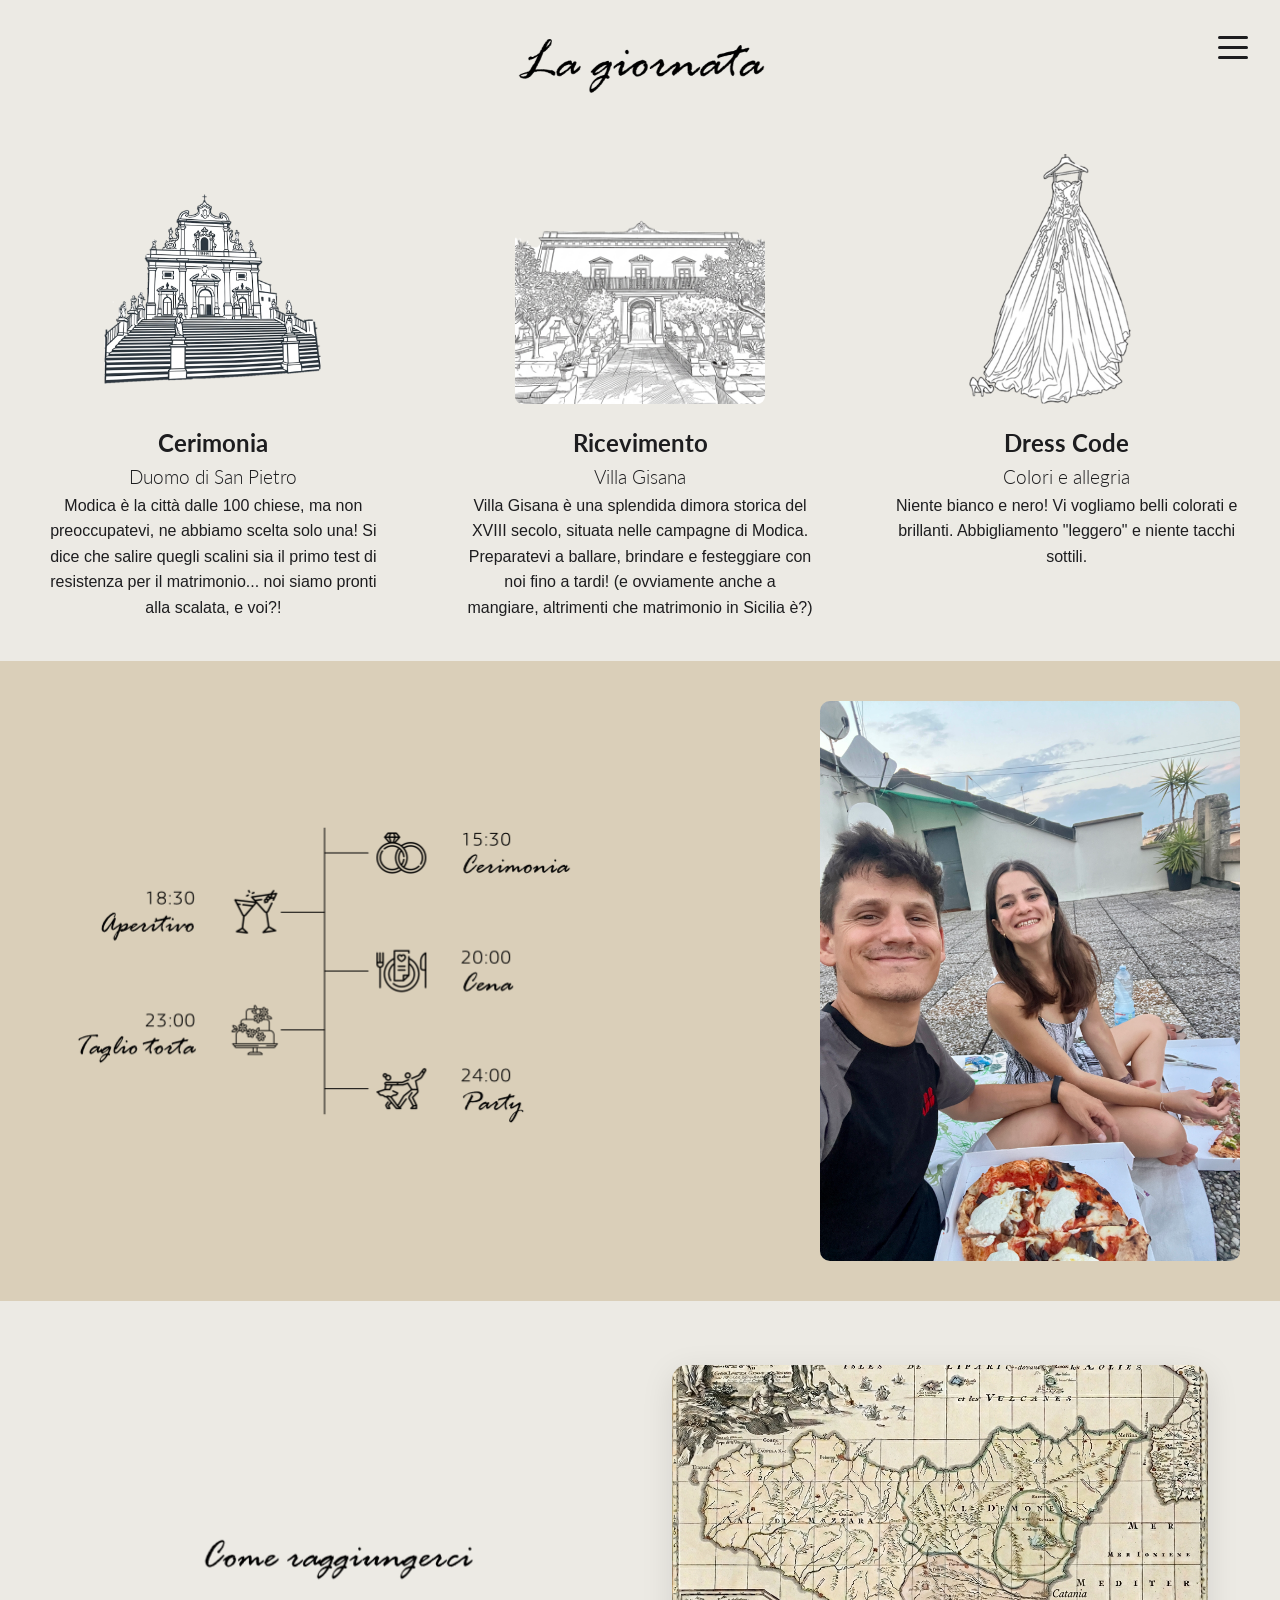
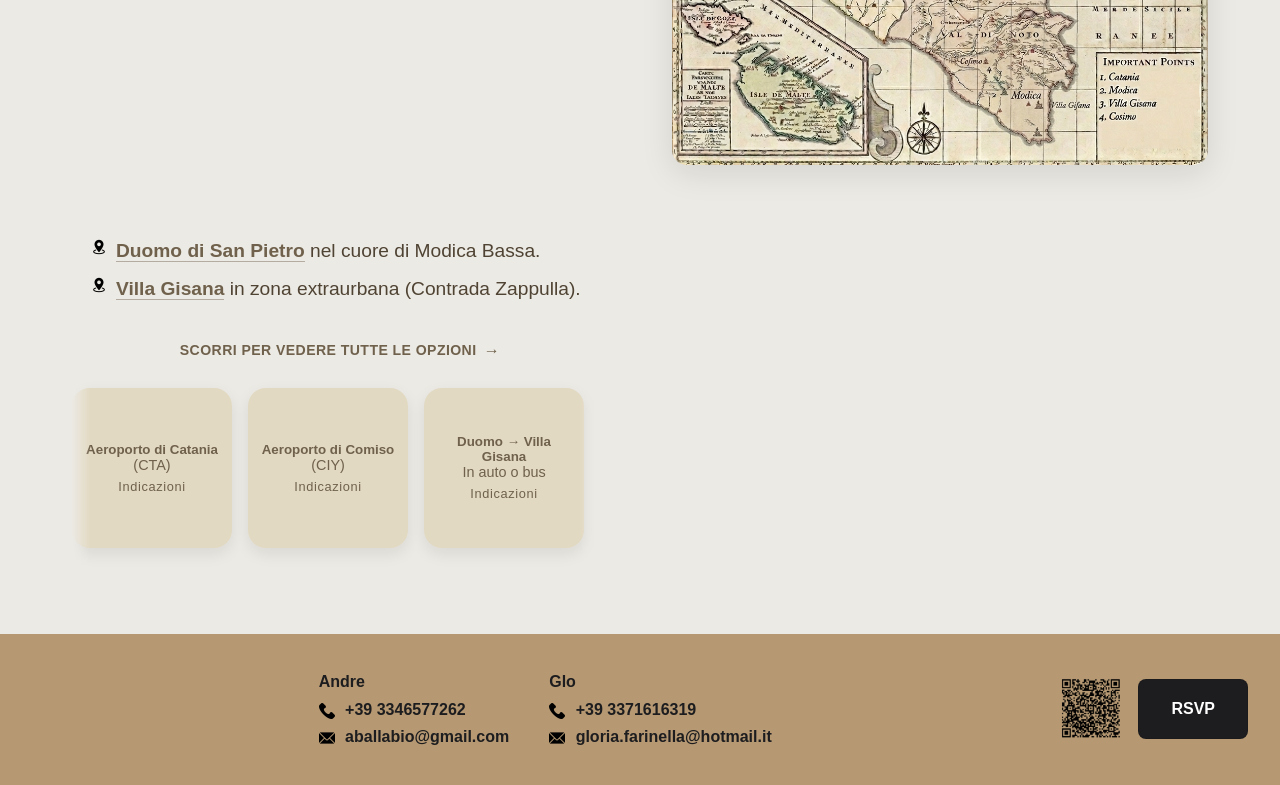
<file: programma.html>
<!DOCTYPE html>
<html lang="it">

<head>
  <meta charset="UTF-8" />
  <meta name="viewport" content="width=device-width, initial-scale=1.0" />
  <title>Programma - Glo e Andre si sposano</title>
  <link rel="preconnect" href="https://fonts.googleapis.com" />
  <link rel="preconnect" href="https://fonts.gstatic.com" crossorigin />
  <link href="https://fonts.googleapis.com/css2?family=Lato:wght@300;400;700&display=swap" rel="stylesheet" />
  <link rel="stylesheet" href="css/style.css" />
  <style>
    /* Stili per i bottoni travel */
    .travel-options {
      max-width: 900px;
      margin: 2rem auto 0;
      width: 100%;
      min-width: 0;
      overflow: hidden;
      position: relative;
    }

    .travel-scroll-hint {
      display: flex;
      align-items: center;
      justify-content: center;
      gap: 0.45rem;
      margin: 0 0 0.75rem;
      font-size: 0.88rem;
      font-weight: 700;
      letter-spacing: 0.03em;
      color: #6f614c;
      text-transform: uppercase;
    }

    .travel-scroll-hint::after {
      content: '→';
      font-size: 1rem;
    }

    .travel-carousel {
      width: 100%;
      max-width: 100%;
      min-width: 0;
      overflow-x: auto;
      overflow-y: hidden;
      -webkit-overflow-scrolling: touch;
      scroll-snap-type: x mandatory;
      padding: 0 12px 12px 0;
      cursor: grab;
      scrollbar-width: thin;
      scrollbar-color: #b69973 rgba(182, 153, 115, 0.18);
      mask-image: linear-gradient(to right, transparent 0, black 18px, black calc(100% - 28px), transparent 100%);
    }

    .travel-carousel::-webkit-scrollbar {
      height: 8px;
    }

    .travel-carousel::-webkit-scrollbar-track {
      background: rgba(182, 153, 115, 0.18);
      border-radius: 999px;
    }

    .travel-carousel::-webkit-scrollbar-thumb {
      background: #b69973;
      border-radius: 999px;
    }

    .travel-carousel:active {
      cursor: grabbing;
    }

    .travel-cards {
      display: flex;
      flex-wrap: nowrap;
      width: max-content;
      gap: 16px;
      padding: 10px 0;
      min-width: 0;
    }

    .content-text,
    .details {
      min-width: 0;
      max-width: 100%;
    }

    .travel-btn {
      width: 160px;
      height: 160px;
      flex-shrink: 0;
      background: #e2d9c2;
      border: 1px solid #ffffff00;
      border-radius: 18px;
      box-shadow: 0 6px 16px rgba(0, 0, 0, 0.08);
      display: flex;
      flex-direction: column;
      justify-content: center;
      align-items: center;
      text-align: center;
      cursor: pointer;
      padding: 10px;
      scroll-snap-align: start;
      color: #6f614c;
      -webkit-text-fill-color: #6f614c;
      -webkit-appearance: none;
      appearance: none;
      -webkit-tap-highlight-color: transparent;
      transition: transform 0.2s ease;
    }

    .travel-btn,
    .travel-btn:active,
    .travel-btn:focus,
    .travel-btn:visited,
    .travel-btn span {
      color: #6f614c;
      -webkit-text-fill-color: #6f614c;
    }

    .travel-btn:hover {
      transform: translateY(-3px);
    }

    .travel-card-title {
      font-weight: 700;
    }

    .travel-card-subtitle {
      font-size: 0.9rem;
    }

    .travel-card-cta {
      font-size: 0.8rem;
      margin-top: 6px;
      letter-spacing: 0.05em;
    }

    .travel-location-list {
      margin: 0 0 1rem 1.2rem;
      padding: 0;
    }

    .travel-location-list li {
      display: flex;
      align-items: flex-start;
      gap: 0.55rem;
      margin-bottom: 0.45rem;
      list-style: none;
    }

    .travel-location-icon {
      width: 16px;
      height: 16px;
      object-fit: contain;
      margin-top: 0.2rem;
      flex-shrink: 0;
    }

    .travel-location-text {
      color: #4f4333;
      line-height: 1.6;
    }

    .travel-location-link,
    .travel-location-link:visited,
    .travel-location-link:active {
      color: #6f614c;
      font-weight: 700;
      text-decoration: none;
      border-bottom: 1px solid rgba(111, 97, 76, 0.45);
    }

    .travel-location-link:hover,
    .travel-location-link:focus-visible {
      color: #3f3427;
      border-bottom-color: currentColor;
    }

    .travel-title-wrap {
      display: flex;
      justify-content: center;
      margin-bottom: 0.35rem;
    }

    .travel-title-image {
      width: min(320px, 90%);
      height: auto;
      display: block;
    }

    .content-text,
    .details,
    .travel-btn,
    .popup-content,
    .transport-option,
    .transport-option p,
    .transport-option h4 {
      font-family: 'Yu Gothic Light', sans-serif;
    }

    /* Stili per i popup */
    .travel-popup {
      display: none;
      position: fixed;
      top: 0;
      left: 0;
      width: 100%;
      height: 100%;
      background: rgba(0, 0, 0, 0.8);
      z-index: 1000;
      align-items: center;
      justify-content: center;
      padding: 20px;
    }

    .travel-popup.show {
      display: flex;
      animation: fadeIn 0.3s ease;
    }

    .popup-content {
      background: #fff;
      border-radius: 12px;
      padding: 2rem;
      max-width: 600px;
      width: 100%;
      max-height: 90vh;
      overflow-y: auto;
      position: relative;
      box-shadow: 0 10px 30px rgba(0, 0, 0, 0.3);
      animation: slideIn 0.3s ease;
    }

    .close-btn {
      position: absolute;
      top: 15px;
      right: 20px;
      background: none;
      border: none;
      font-size: 2rem;
      cursor: pointer;
      color: #666;
      transition: color 0.2s ease;
    }

    .close-btn:hover {
      color: #000;
    }

    .popup-content h3 {
      margin-bottom: 1.5rem;
      color: #333;
      border-bottom: 2px solid #000;
      padding-bottom: 0.5rem;
    }

    .transport-option {
      margin: 1.5rem 0;
      padding: 1rem;
      background: #f9f9f9;
      border-radius: 8px;
    }

    .transport-option h4 {
      margin-bottom: 0.8rem;
      color: #333;
    }

    .transport-option p {
      line-height: 1.6;
      color: #666;
    }

    .secret-popup-content {
      max-width: 520px;
      padding: 0.9rem;
      background: #fffaf2;
    }

    .secret-popup-image {
      width: 100%;
      height: auto;
      display: block;
      border-radius: 8px;
    }

    .secret-tap-target {
      touch-action: manipulation;
      -webkit-user-select: none;
      user-select: none;
      -webkit-touch-callout: none;
    }

    @keyframes fadeIn {
      from {
        opacity: 0;
      }

      to {
        opacity: 1;
      }
    }

    @keyframes slideIn {
      from {
        opacity: 0;
        transform: translateY(-20px);
      }

      to {
        opacity: 1;
        transform: translateY(0);
      }
    }

    @media (max-width: 1024px) {
      .content-row {
        grid-template-columns: 1fr !important;
        gap: 2rem !important;
      }

      .content-text,
      .details,
      .travel-options {
        width: 100%;
        max-width: 100%;
      }
    }

    @media (max-width: 768px) {
      .travel-title-image {
        width: min(260px, 85vw);
      }

      .travel-scroll-hint {
        font-size: 0.8rem;
      }

      .popup-content {
        padding: 1.5rem;
        margin: 10px;
      }
    }
  </style>
</head>

<body class="secondary-page">

  <!-- Hamburger Menu -->
  <div class="hamburger-menu" id="hamburger">
    <span></span>
    <span></span>
    <span></span>
  </div>

  <!-- Menu Navigazione -->
  <nav class="page-nav" id="pageNav">
    <a href="index.html" class="nav-link">Home</a>
    <a href="programma.html" class="nav-link">Programma</a>
    <a href="lista-nozze.html" class="nav-link">Lista nozze - FAQ</a>
  </nav>


  <main class="program-main">

    <div class="program-title-wrap">
      <img src="assets/title.png" alt="La giornata" class="program-title-image" />
    </div>

    <section class="page-content program-page-content">

      <!-- Sezione Cerimonia -->
      <section class="program-section" style="margin: 40px;">
        <div class="program-item" style="text-align: center;">
          <div class="program-image" style="display: flex; justify-content: center; margin-bottom: 20px;">
            <img src="assets/sanpietro.png" alt="Cerimonia" class="section-icon"
              style="width: 250px; height: 250px; object-fit: cover; border-radius: 8px;">
          </div>
          <div class="program-content" style="max-width: 400px; margin: 0 auto;">
            <h2 style="font-family: 'Lato', sans-serif; font-weight: 700;">Cerimonia</h2>
            <h3 style="font-family: 'Lato', sans-serif; font-weight: 300;">Duomo di San Pietro</h3>
            <p style="font-family: 'Yu Gothic Light', sans-serif;">Modica è la città dalle 100 chiese, ma non preoccupatevi, ne abbiamo scelta solo una! Si dice che salire quegli scalini sia il primo test
              di resistenza per il matrimonio... noi siamo pronti
              alla scalata, e voi?!</p>
          </div>
        </div>
      </section>

      <!-- Sezione Post Cerimonia -->
      <section class="program-section" style="margin: 40px;">
        <div class="program-item" style="text-align: center;">
          <div class="program-image" style="display: flex; justify-content: center; margin-bottom: 20px;">
            <img src="assets/gisana.png" alt="Post Cerimonia" class="section-icon"
              style="width: 250px; height: 250px; object-fit: cover; border-radius: 8px;">
          </div>
          <div class="program-content" style="max-width: 400px; margin: 0 auto;">
            <h2 style="font-family: 'Lato', sans-serif; font-weight: 700;">Ricevimento</h2>
            <h3 style="font-family: 'Lato', sans-serif; font-weight: 300;">Villa Gisana</h3>
            <p style="font-family: 'Yu Gothic Light', sans-serif;">Villa Gisana è una splendida dimora storica del XVIII
              secolo, situata nelle campagne di Modica. <br> Preparatevi a ballare, brindare e festeggiare con noi fino a tardi! (e ovviamente anche a
              mangiare, altrimenti che matrimonio in Sicilia è?)</p>
          </div>
        </div>
      </section>


      <section class="program-section" style="margin: 40px;">
        <div class="program-item" style="text-align: center;">
          <div class="program-image" style="display: flex; justify-content: center; margin-bottom: 20px;">
            <img src="assets/dress.png" alt="Post Cerimonia" class="section-icon secret-tap-target"
              id="dressCodeImage"
              style="width: 250px; height: 250px; object-fit: cover; border-radius: 8px;">
          </div>
          <div class="program-content" style="max-width: 400px; margin: 0 auto;">
            <h2 id="dressCodeTitle" class="secret-tap-target" style="font-family: 'Lato', sans-serif; font-weight: 700;">Dress Code</h2>
            <h3 id="dressCodeSubtitle" class="secret-tap-target" style="font-family: 'Lato', sans-serif; font-weight: 300;">Colori e allegria</h3>
            <p style="font-family: 'Yu Gothic Light', sans-serif;">Niente bianco e nero! Vi vogliamo belli colorati e brillanti. Abbigliamento "leggero" e niente tacchi sottili.</p>
          </div>
        </div>
      </section>


    </section>

  </main>

  <!-- Sezione Gallery -->
  <section class="gallery-section" style="background-color: #dacfb9; padding: 40px 20px;">
    <div
      style="display: flex; justify-content: space-between; align-items: center; gap: 30px; max-width: 1200px; margin: 0 auto;">
      <img src="assets/timeline.png" alt="Timeline matrimonio"
        style="max-width: 48%; height: auto; border-radius: 10px;">
      <img src="assets/IMG_6473.jpg" alt="Foto matrimonio" style="max-width: 35%; height: auto; border-radius: 10px;">
    </div>
  </section>

  <!-- Sezione Come Arrivare -->
  <section style="background-color: #ECEAE4; padding: 2rem 0;">
    <div class="content-row">
      <div class="travel-title-wrap">
          <img src="assets/title_2.png" alt="Come raggiungerci" class="travel-title-image" />
        </div>
      <div class="content-image">
        <img src="assets/etna_voli_sicilia_catania.PNG" alt="Come arrivare" />
      </div>
      <div class="content-text">
        
        <div class="details">
          <ul class="travel-location-list">
            <li>
              <img src="assets/location.png" alt="" class="travel-location-icon">
              <span class="travel-location-text"><a href="https://maps.app.goo.gl/futfLjwH7rdB85Rr5" target="_blank" rel="noopener noreferrer" class="travel-location-link">Duomo di San Pietro</a>
              nel cuore di Modica Bassa.</span>
            </li>
            <li>
              <img src="assets/location.png" alt="" class="travel-location-icon">
              <span class="travel-location-text"><a href="https://maps.app.goo.gl/TBgtFQcqQ9b9nLo78" target="_blank" rel="noopener noreferrer" class="travel-location-link">Villa Gisana</a>
              in zona extraurbana (Contrada Zappulla).</span>
            </li>
          </ul>

          <div class="travel-options">
            <p class="travel-scroll-hint">Scorri per vedere tutte le opzioni</p>
            <div class="travel-carousel">
              <div class="travel-cards">
                <button class="travel-btn" data-popup="catania" type="button">
                  <span class="travel-card-title">Aeroporto di Catania</span>
                  <span class="travel-card-subtitle">(CTA)</span>
                  <span class="travel-card-cta">Indicazioni</span>
                </button>

                <button class="travel-btn" data-popup="comiso" type="button">
                  <span class="travel-card-title">Aeroporto di Comiso</span>
                  <span class="travel-card-subtitle">(CIY)</span>
                  <span class="travel-card-cta">Indicazioni</span>
                </button>

                <button class="travel-btn" data-popup="villa" type="button">
                  <span class="travel-card-title">Duomo → Villa Gisana</span>
                  <span class="travel-card-subtitle">In auto o bus</span>
                  <span class="travel-card-cta">Indicazioni</span>
                </button>
              </div>
            </div>
          </div>
        </div>
      </div>
    </div>
  </section>



  <!-- Popup per Catania -->
  <div class="travel-popup" id="popup-catania">
    <div class="popup-content">
      <button class="close-btn">&times;</button>
      <h3>Dall'Aeroporto di Catania (CTA)</h3>
      <div class="transport-option">
        <h4>🚌 In Autobus:</h4>
        <p>La compagnia <strong><a href="http://www.astsicilia.it/" target="_blank" rel="noopener noreferrer" class="travel-location-link">AST</a></strong> effettua collegamenti diretti. La durata è di circa <strong>2h</strong>. Scendi alla fermata di Modica (solitamente in Piazza Borsellino). Da lì,
          il Duomo è raggiungibile con una breve passeggiata o con un bus urbano verso il centro.</p>
      </div>
      <div class="transport-option">
        <h4>🚗 In Auto (Consigliato):</h4>
        <p>Prendi l'autostrada <strong>A18 (Catania-Siracusa-Gela)</strong> in direzione Siracusa/Gela. (Non
          preoccupatevi, le autostrade in Sicilia non si pagano!). Segui <strong>E45 fino a Modica</strong>. Una volta
          arrivato, il Duomo si trova sul <strong>Corso Umberto I</strong>.</p>
      </div>
    </div>
  </div>

  <!-- Popup per Comiso -->
  <div class="travel-popup" id="popup-comiso">
    <div class="popup-content">
      <button class="close-btn">&times;</button>
      <h3>Dall'Aeroporto di Comiso (CIY)</h3>
      <div class="transport-option">
        <h4>🚌 In Autobus:</h4>
        <p>Esistono navette e bus (compagnia <strong><a href="http://www.astsicilia.it/" target="_blank" rel="noopener noreferrer" class="travel-location-link">AST</a></strong> o servizi navetta stagionali) che collegano
          l'aeroporto a Modica in circa <strong>45-60 minuti</strong>.</p>
      </div>
      <div class="transport-option">
        <h4>🚗 In Auto:</h4>
        <p>È il tragitto più veloce (circa <strong>35-40 minuti</strong>). Esci dall'aeroporto seguendo le indicazioni
          per la <strong>SP5</strong> e poi la <strong>SS115</strong> in direzione Modica.</p>
      </div>
    </div>
  </div>

  <!-- Popup per Villa -->
  <div class="travel-popup" id="popup-villa">
    <div class="popup-content">
      <button class="close-btn">&times;</button>
      <h3>Dal Duomo di San Pietro a Villa Gisana</h3>
      <p><strong>Villa Gisana dei Principi Grimaldi</strong> si trova in Contrada Zappulla, a circa <strong>7-8
          km</strong> dal centro storico di Modica.</p>
      <div class="transport-option">
        <h4>🚗 In Auto (Circa 15 minuti):</h4>
        <p>Dal Duomo di San Pietro, procedi lungo <strong>Corso Umberto I</strong> in direzione sud (uscendo da Modica
          Bassa verso il Polo Commerciale). Prosegui dritto immettendoti sulla <strong>SS115</strong>. Una volta
          superata la zona commerciale di Modica, segui le indicazioni per <strong>Contrada Zappulla</strong> o per la
          strada che porta verso Pozzallo/Marina di Modica.</p>
      </div>
      <div class="transport-option">
        <h4>🚌 In Bus:</h4>
        <p>Se scegli questa opzione, <strong>facci sapere</strong> così organizziamo un solo pullman per tutti! 🙂</p>
      </div>
    </div>
  </div>

  <!-- Popup segreto Dress Code -->
  <div class="travel-popup" id="popup-pepao">
    <div class="popup-content secret-popup-content">
      <button class="close-btn" aria-label="Chiudi popup">&times;</button>
      <img src="assets/pepano.jpeg" alt="Pepao" class="secret-popup-image">
    </div>
  </div>

  <!-- Popup segreto carousel -->
  <div class="travel-popup" id="popup-bedo">
    <div class="popup-content secret-popup-content">
      <button class="close-btn" aria-label="Chiudi popup">&times;</button>
      <img src="assets/bedo.jpeg" alt="Bedo" class="secret-popup-image">
    </div>
  </div>


  <nav class="page-navigation">
    <div class="contact-info">
      <div class="contact-card">
        <p><strong>Andre</strong></p>
                <p>
          <img src="assets/phone.png" alt="Telefono" style="width: 1em; vertical-align: middle; margin-right: 6px;">
          +39 3346577262
        </p>
        <p>
          <img src="assets/email.png" alt="Email" style="width: 1em; vertical-align: middle; margin-right: 6px;">
          aballabio@gmail.com
        </p>
      </div>
      <div class="contact-card">
        <p><strong>Glo</strong></p>
        <p>
          <img src="assets/phone.png" alt="Telefono" style="width: 1em; vertical-align: middle; margin-right: 6px;">
          +39 3371616319
        </p>
        <p>
          <img src="assets/email.png" alt="Email" style="width: 1em; vertical-align: middle; margin-right: 6px;">
          gloria.farinella@hotmail.it
        </p>
      </div>
    </div>
    <div class="rsvp-actions">
      <img src="assets/qr.png" alt="QR RSVP" class="rsvp-qr" />
      <a href="https://forms.cloud.microsoft/Pages/ResponsePage.aspx?id=DQSIkWdsW0yxEjajBLZtrQAAAAAAAAAAAAZ__qW3WSpUMUROTkVKR0hIWUU1V0JBM0g5V1c2VVYzMy4u" class="nav-link rsvp-btn">RSVP</a>
    </div>
  </nav>

  <script src="js/main.js"></script>
  <script>
    const travelButtons = document.querySelectorAll('.travel-btn');
    const travelPopups = document.querySelectorAll('.travel-popup');
    const closeButtons = document.querySelectorAll('.close-btn');
    const travelCarousel = document.querySelector('.travel-carousel');
    const dressCodeImage = document.getElementById('dressCodeImage');
    const dressCodeTitle = document.getElementById('dressCodeTitle');
    const dressCodeSubtitle = document.getElementById('dressCodeSubtitle');
    const pepaoPopup = document.getElementById('popup-pepao');
    const bedoPopup = document.getElementById('popup-bedo');
    const isTouchDevice = window.matchMedia('(pointer: coarse)').matches || 'ontouchstart' in window;

    let dressClickCount = 0;
    let dressClickTimer;
    let dressSecretIndex = 0;
    let dressSecretResetTimer;
    let carouselLastScrollLeft = travelCarousel ? travelCarousel.scrollLeft : 0;
    let carouselLastDirection = null;
    let carouselPatternIndex = 0;
    let carouselPatternCycles = 0;
    let carouselPatternResetTimer;
    const carouselPattern = ['R', 'L', 'R', 'L'];

    travelButtons.forEach(btn => {
      btn.addEventListener('click', () => {
        const popupId = 'popup-' + btn.dataset.popup;
        const popup = document.getElementById(popupId);
        if (popup) {
          popup.classList.add('show');
        }
      });
    });

    closeButtons.forEach(btn => {
      btn.addEventListener('click', () => {
        const popup = btn.closest('.travel-popup');
        if (popup) {
          popup.classList.remove('show');
        }
      });
    });

    travelPopups.forEach(popup => {
      popup.addEventListener('click', (e) => {
        if (e.target === popup) {
          popup.classList.remove('show');
        }
      });
    });

    if (dressCodeImage && pepaoPopup) {
      if (isTouchDevice) {
        const dressSecretSequence = ['title', 'subtitle', 'image'];
        const resetDressSecretSequence = () => {
          dressSecretIndex = 0;
          clearTimeout(dressSecretResetTimer);
        };

        const handleDressSecretTap = (step) => {
          const expectedStep = dressSecretSequence[dressSecretIndex];

          if (step === expectedStep) {
            dressSecretIndex += 1;

            if (dressSecretIndex === dressSecretSequence.length) {
              pepaoPopup.classList.add('show');
              resetDressSecretSequence();
              return;
            }
          } else {
            dressSecretIndex = step === dressSecretSequence[0] ? 1 : 0;
          }

          clearTimeout(dressSecretResetTimer);
          dressSecretResetTimer = setTimeout(() => {
            dressSecretIndex = 0;
          }, 1800);
        };

        dressCodeTitle?.addEventListener('click', () => handleDressSecretTap('title'));
        dressCodeSubtitle?.addEventListener('click', () => handleDressSecretTap('subtitle'));
        dressCodeImage.addEventListener('click', () => handleDressSecretTap('image'));
      } else {
        dressCodeImage.addEventListener('click', () => {
          dressClickCount += 1;
          clearTimeout(dressClickTimer);

          if (dressClickCount === 3) {
            pepaoPopup.classList.add('show');
            dressClickCount = 0;
            return;
          }

          dressClickTimer = setTimeout(() => {
            dressClickCount = 0;
          }, 1100);
        });
      }
    }

    if (travelCarousel && bedoPopup) {
      travelCarousel.addEventListener('scroll', () => {
        const currentScrollLeft = travelCarousel.scrollLeft;
        const delta = currentScrollLeft - carouselLastScrollLeft;
        carouselLastScrollLeft = currentScrollLeft;

        if (Math.abs(delta) < 12) {
          return;
        }

        const currentDirection = delta > 0 ? 'R' : 'L';
        if (currentDirection === carouselLastDirection) {
          return;
        }

        carouselLastDirection = currentDirection;
        clearTimeout(carouselPatternResetTimer);

        const expectedDirection = carouselPattern[carouselPatternIndex];
        if (currentDirection === expectedDirection) {
          carouselPatternIndex += 1;

          if (carouselPatternIndex === carouselPattern.length) {
            carouselPatternCycles += 1;
            carouselPatternIndex = 0;

            if (carouselPatternCycles === 2) {
              bedoPopup.classList.add('show');
              carouselPatternCycles = 0;
              carouselPatternIndex = 0;
              carouselLastDirection = null;
              return;
            }
          }
        } else {
          carouselPatternCycles = 0;
          carouselPatternIndex = currentDirection === carouselPattern[0] ? 1 : 0;
        }

        carouselPatternResetTimer = setTimeout(() => {
          carouselPatternCycles = 0;
          carouselPatternIndex = 0;
          carouselLastDirection = null;
        }, 1700);
      });
    }
  </script>

  <!-- Overlay per transizioni pagina -->

  <!-- Overlay per transizioni pagina -->
  <div class="page-transition-overlay" id="pageTransitionOverlay"></div>
</body>

</html>
</file>
<file: css/style.css>
/* Reset minimo */
* {
  box-sizing: border-box;
  margin: 0;
  padding: 0;
}

body {
  font-family: -apple-system, BlinkMacSystemFont, "Segoe UI", sans-serif;
  color: #1d1d1f;
  background: #000000;
  line-height: 1.6;
  overflow-x: hidden;
  transition: opacity 0.4s ease-in-out;
}

/* Effetti transizione pagina */
.page-transition-overlay {
  position: fixed;
  top: 0;
  left: 0;
  width: 100%;
  height: 100%;
  background: #ffffff;
  z-index: 9999;
  opacity: 0;
  pointer-events: none;
  transition: opacity 0.3s ease-in-out;
  display: flex;
  align-items: center;
  justify-content: center;
}

.page-transition-overlay.active {
  opacity: 1;
  pointer-events: all;
}

.page-transition-overlay.active {
  opacity: 1;
  pointer-events: all;
}

.page-transition-overlay::before {
  content: '';
  width: 40px;
  height: 40px;
  border: 3px solid #333333;
  border-radius: 50%;
  border-top-color: transparent;
  animation: spin 1s linear infinite;
}

@keyframes spin {
  0% { transform: rotate(0deg); }
  100% { transform: rotate(360deg); }
}

body.page-transitioning {
  overflow: hidden;
}

.fade-out {
  opacity: 0 !important;
}

.fade-in {
  opacity: 1 !important;
}

/* Blocco scroll durante il video */
body.scroll-locked {
  overflow: hidden;
  height: 100vh;
}

/* === PAGINA PRINCIPALE - INDEX === */

/* Sezione Video */
.video-section {
  height: 100vh;
  display: flex;
  align-items: center;
  justify-content: center;
  background: #000000;
  padding: 0 2rem;
}

.video-container {
  width: 100%;
  max-width: 1200px;
  aspect-ratio: 16/9;
  border-radius: 10px;
  overflow: hidden;
  position: relative;
}

#introVideo {
  width: 100%;
  height: 100%;
  object-fit: cover;
}

/* Pulsante Play Overlay */
.play-button-overlay {
  position: absolute;
  top: 0;
  left: 0;
  width: 100%;
  height: 100%;
  display: flex;
  align-items: center;
  justify-content: center;
  background-color: rgba(0, 0, 0, 0.7);
  cursor: pointer;
  transition: all 0.3s ease;
  z-index: 10;
}

.play-button-overlay:hover {
  background-color: rgba(0, 0, 0, 0.8);
}

.play-button {
  display: flex;
  flex-direction: column;
  align-items: center;
  gap: 1rem;
  color: white;
  text-align: center;
}

.play-button svg {
  transition: transform 0.3s ease;
}

.play-button-overlay:hover .play-button svg {
  transform: scale(1.1);
}

.play-button p {
  font-size: 1.2rem;
  font-weight: 500;
  margin: 0;
}

/* Messaggio errore video */
.video-error-message {
  position: absolute;
  top: 0;
  left: 0;
  width: 100%;
  height: 100%;
  display: flex;
  align-items: center;
  justify-content: center;
  background-color: rgba(0, 0, 0, 0.8);
  color: white;
  z-index: 20;
}

.error-content {
  text-align: center;
}

.error-content p {
  font-size: 1.2rem;
  margin-bottom: 1rem;
}

.error-content button {
  background-color: #007AFF;
  color: white;
  border: none;
  padding: 0.8rem 1.5rem;
  border-radius: 8px;
  font-size: 1rem;
  cursor: pointer;
  transition: background-color 0.3s ease;
}

.error-content button:hover {
  background-color: #0056CC;
}

/* Sezione Dettagli */
.details-section {
  min-height: 100vh;
  background: #ECEAE4;
  display: flex;
  align-items: center;
  justify-content: center;
  padding: 4rem 2rem;
  transition: opacity 0.4s ease-in-out, transform 0.4s ease-in-out;
}

.details-container {
  max-width: 1400px;
  width: 100%;
  padding: 0 2rem;
}

.details-grid {
  display: grid;
  grid-template-columns: 1fr 400px 1fr;
  gap: 3rem;
  align-items: center;
  min-height: 400px;
}

.title-column {
  text-align: left;
}

.title-image {
  width: min(420px, 100%);
  height: auto;
  display: block;
  margin-bottom: 1rem;
}

.title-column h1 {
  font-size: 3.5rem;
  font-weight: 600;
  margin-bottom: 1rem;
  color: #1d1d1f;
  line-height: 1.2;
}

.title-column .wedding-date {
  font-size: 2rem;
  color: #666;
  margin: 0;
}

.photo-column {
  display: flex;
  justify-content: center;
  align-items: center;
}

.center-photo {
  width: 400px;
  height: 400px;
  object-fit: cover;
  border-radius: 15px;
  box-shadow: 0 8px 32px rgba(0, 0, 0, 0.2);
}

.text-column {
  text-align: left;
}

.text-column .wedding-details p {
  font-size: 0.95rem;
  line-height: 1.7;
  color: #444;
  margin: 0 0 1.5rem 0;
}

.text-column .wedding-details p:last-child {
  margin-bottom: 0;
}

/* Sezione Foto */
.photos-section {
  background: #000000;
  padding: 0;
}

.photos-container {
  display: flex;
  width: 100%;
  height: 60vh;
  min-height: 450px;
  max-height: 600px;
}

.photo-left,
.photo-right {
  width: 50%;
  height: 100%;
  object-fit: cover;
}

.photo-left {
  border-right: 1px solid #333;
}

/* Hamburger Menu */
.hamburger-menu {
  position: fixed;
  top: 2rem;
  right: 2rem;
  width: 30px;
  height: 30px;
  cursor: pointer;
  z-index: 300;
  display: flex; /* Sempre visibile */
  flex-direction: column;
  justify-content: space-around;
  transition: all 0.3s ease;
}

.hamburger-menu.visible {
  display: flex;
}

.hamburger-menu span {
  width: 100%;
  height: 3px;
  background: #1d1d1f;
  border-radius: 2px;
  transition: all 0.3s ease;
}

.hamburger-menu.active span:nth-child(1) {
  transform: rotate(45deg) translate(6px, 6px);
}

.hamburger-menu.active span:nth-child(2) {
  opacity: 0;
}

.hamburger-menu.active span:nth-child(3) {
  transform: rotate(-45deg) translate(8px, -8px);
}

/* Menu Navigazione */
.page-nav {
  position: fixed;
  top: 50%;
  right: -350px;
  transform: translateY(-50%);
  display: flex;
  flex-direction: column;
  gap: 0.5rem;
  z-index: 250;
  transition: right 0.4s ease;
  background: #9ea87d43;
  padding: 2rem;
  border-radius: 15px;
  backdrop-filter: blur(15px);
  box-shadow: 0 8px 32px rgba(0, 0, 0, 0.1);
  min-width: 200px;
}

.page-nav.show {
  right: 2rem;
}

.nav-link {
  padding: 0.8rem 1.5rem;
  background: #B69973;
  border: 1px solid rgba(0, 0, 0, 0.1);
  border-radius: 25px;
  text-decoration: none;
  color: #ffffff;
  transition: all 0.3s ease;
  font-weight: 500;
  text-align: center;
}

.nav-link:hover {
  background: rgba(29, 29, 31, 0.9);
  color: white;
  transform: scale(1.05);
}

/* === PAGINE SECONDARIE === */
.secondary-page {
  background: #ffffff;
  min-height: 100vh;
  transition: opacity 0.4s ease-in-out, transform 0.4s ease-in-out;
}

/* Navigazione superiore */
.top-nav {
  background: rgba(255, 255, 255, 0.95);
  backdrop-filter: blur(10px);
  padding: 1rem 2rem;
  position: fixed;
  top: 0;
  left: 0;
  right: 0;
  z-index: 100;
}

.nav-back {
  color: #1d1d1f;
  text-decoration: none;
  font-weight: 500;
  transition: color 0.3s ease;
}

.nav-back:hover {
  color: #666;
}

/* Contenuto principale */
.page-content {
  padding-top: 5rem;
    background: #ECEAE4;
  min-height: 90vh;
  display: flex;
  align-items: center;
  justify-content: center;
  transition: opacity 0.4s ease-in-out, transform 0.4s ease-in-out;
}

.content-row {
  display: grid;
  grid-template-columns: 1fr 1fr;
  gap: 4rem;
  max-width: 1200px;
  width: 100%;
  padding: 2rem;
  margin: 0 auto;
  align-items: center;
}

.content-image img {
  width: 100%;
  height: 400px;
  object-fit: cover;
  border-radius: 15px;
  box-shadow: 0 8px 32px rgba(0, 0, 0, 0.1);
}

.content-text h1 {
  font-size: 3rem;
  margin-bottom: 2rem;
  color: #1d1d1f;
}

.details {
  font-size: 1.2rem;
  line-height: 1.8;
  color: #444;
}

.program-main {
  background: #ECEAE4;
}

.program-title-wrap {
  width: 100%;
  display: flex;
  justify-content: center;
  padding-top: 1rem;
}

.program-title-image {
  width: min(360px, 80vw);
  height: auto;
  display: block;
}

/* Allineamento specifico per le card della pagina Programma */
.program-page-content {
  padding-top: 0.5rem;
  padding-bottom: 0;
  min-height: auto;
  align-items: flex-start;
}

.program-page-content .program-section {
  margin: 12px 40px 40px !important;
}

.program-page-content .program-section:last-child {
  margin-bottom: 8px !important;
}

.program-page-content .program-content h3:empty {
  display: none;
}

/* Stili per programma */
.time-entry {
  margin: 1rem 0;
  padding: 1.5rem;
  background: rgba(248, 249, 250, 0.8);
  border-radius: 10px;
  border-left: 4px solid #1d1d1f;
}

/* Form placeholder */
.form-placeholder {
  margin-top: 2rem;
  padding: 2rem;
  border: 2px dashed #ccc;
  text-align: center;
  color: #666;
  border-radius: 10px;
}

/* Navigazione tra pagine */
.page-navigation {
  background: #B69973;
  padding: 2rem;
  display: flex;
  justify-content: space-between;
  align-items: center;
}

.rsvp-actions {
  display: flex;
  align-items: center;
  gap: 1rem;
}

.rsvp-qr {
  width: 64px;
  height: 64px;
  object-fit: contain;
}

.contact-info {
  text-align: left;
  display: flex;
  gap: 2.5rem;
  justify-content: center;
  align-items: flex-start;
  flex: 1;
  font-family: "Yu Gothic Light", "Yu Gothic", sans-serif;
  font-weight: 700;
}

.contact-card p {
  margin: 0.15rem 0;
}

.contact-card p:nth-child(2),
.contact-card p:nth-child(3) {
  white-space: nowrap;
}

.contact-info p {
  margin: 0.2rem 0;
  color: #1d1d1f;
  font-weight: 700;
}

.contact-card p:nth-child(2) {
  margin-bottom: 0.05rem;
}

.contact-card p:nth-child(3) {
  margin-top: 0.05rem;
}

.page-navigation .rsvp-btn {
  background: #1d1d1f;
  color: white;
  padding: 1rem 2rem;
  border-radius: 2px;
  text-decoration: none;
  transition: all 0.3s ease;
  font-weight: 600;
  text-transform: uppercase;
}

.page-navigation .rsvp-btn:hover {
  background: #333;
  transform: translateY(-2px);
}

.page-navigation .nav-link {
  background: #1d1d1f;
  color: white;
  padding: 1rem 2rem;
  border-radius: 25px;
  text-decoration: none;
  transition: all 0.3s ease;
}

.page-navigation .nav-link:hover {
  background: #333;
  transform: translateY(-2px);
}

.page-navigation .nav-link.rsvp-btn {
  border-radius: 8px;
}

/* === RESPONSIVE === */
@media (max-width: 768px) {
  /* Pagina principale mobile */
  .video-section {
    min-height: 100vh;
    height: 100svh;
    padding: 0 1rem;
  }
  
  .details-section {
    padding: 2rem 1rem;
  }
  
  .details-grid {
    grid-template-columns: 1fr;
    gap: 2rem;
    text-align: center;
  }
  
  .title-column {
    text-align: center;
  }

  .title-image {
    width: min(340px, 100%);
    margin: 0 auto 1rem;
  }
  
  .title-column h1 {
    font-size: 2.5rem;
  }
  
  .title-column .wedding-date {
    font-size: 1.5rem;
    margin-bottom: 1rem;
  }
  
  .center-photo {
    width: 300px;
    height: 300px;
  }
  
  .text-column {
    text-align: center;
  }
  
  .text-column .wedding-details p {
    font-size: 0.9rem;
    margin: 0 0 1.2rem 0;
  }
  
  .text-column .wedding-details p:last-child {
    margin-bottom: 0;
  }
  
  .hamburger-menu {
    top: 1rem;
    right: 1rem;
    width: 25px;
    height: 25px;
  }
  
  .page-nav {
    right: -280px;
    padding: 1.5rem;
    min-width: 250px;
  }
  
  .page-nav.show {
    right: 1rem;
  }

  /* Sezione foto mobile */
  .photos-container {
    flex-direction: column;
    height: auto;
  }
  
  .photo-left,
  .photo-right {
    width: 100%;
    height: 300px;
  }
  
  .photo-left {
    border-right: none;
    border-bottom: 1px solid #333;
  }

  /* Pagine secondarie mobile */
  .content-row {
    grid-template-columns: 1fr;
    gap: 2rem;
    padding: 1rem;
  }
  
  .content-image img {
    height: 250px;
  }
  
  .content-text h1 {
    font-size: 2rem;
  }
  
  .page-navigation {
    flex-direction: column;
    gap: 1rem;
    text-align: center;
  }

  .rsvp-actions {
    justify-content: center;
  }

  .rsvp-qr {
    width: 56px;
    height: 56px;
  }
  
  .contact-info {
    text-align: center;
    justify-content: center;
    flex-direction: column;
    gap: 0.75rem;
    width: 100%;
    align-items: center;
  }

  .contact-card p {
    font-size: 0.9rem;
    line-height: 1.25;
  }

  .contact-card p:first-child {
    font-size: 1rem;
  }
  
  .top-nav {
    padding: 1rem;
  }

  /* Pagina Programma mobile */
  .program-title-wrap {
    padding-top: 0.5rem;
  }

  .program-title-image {
    width: min(280px, 90vw);
  }

  .program-page-content {
    padding-left: 0.5rem;
    padding-right: 0.5rem;
    flex-direction: column;
    padding-top: 1rem;
  }

  .program-page-content .program-section {
    margin: 12px 0 30px !important;
    width: 100%;
  }

  .program-page-content .program-section .section-icon {
    width: 200px !important;
    height: 200px !important;
  }

  .program-page-content .program-content {
    max-width: 100% !important;
    padding: 0 15px;
  }

  .program-page-content .program-content h2 {
    font-size: 1.5rem;
  }

  .program-page-content .program-content h3 {
    font-size: 1.2rem;
  }

  .program-page-content .program-content p {
    font-size: 0.95rem;
  }

  /* Gallery mobile */
  .gallery-section > div {
    flex-direction: column !important;
    gap: 20px !important;
  }

  .gallery-section img {
    max-width: 100% !important;
  }
}

@media (max-width: 480px) {
  .title-image {
    width: min(260px, 100%);
  }

  .title-column h1 {
    font-size: 2rem;
  }
  
  .title-column .wedding-date {
    font-size: 1.2rem;
  }
  
  .center-photo {
    width: 250px;
    height: 250px;
  }
  
  .content-text h1 {
    font-size: 1.5rem;
  }

  .contact-card p {
    font-size: 0.82rem;
  }

  .contact-card p:first-child {
    font-size: 0.92rem;
  }

  /* Programma extra small */
  .program-page-content {
    padding-left: 0.25rem;
    padding-right: 0.25rem;
    flex-direction: column;
    padding-top: 0.75rem;
  }

  .program-page-content .program-section {
    margin: 10px 0 25px !important;
  }

  .program-page-content .program-section .section-icon {
    width: 160px !important;
    height: 160px !important;
  }

  .program-page-content .program-content {
    padding: 0 10px;
  }

  .program-page-content .program-content h2 {
    font-size: 1.3rem;
  }

  .program-page-content .program-content h3 {
    font-size: 1.05rem;
  }

  .program-page-content .program-content p {
    font-size: 0.85rem;
    line-height: 1.5;
  }

  .program-title-image {
    width: min(240px, 95vw);
  }
}
</file>
